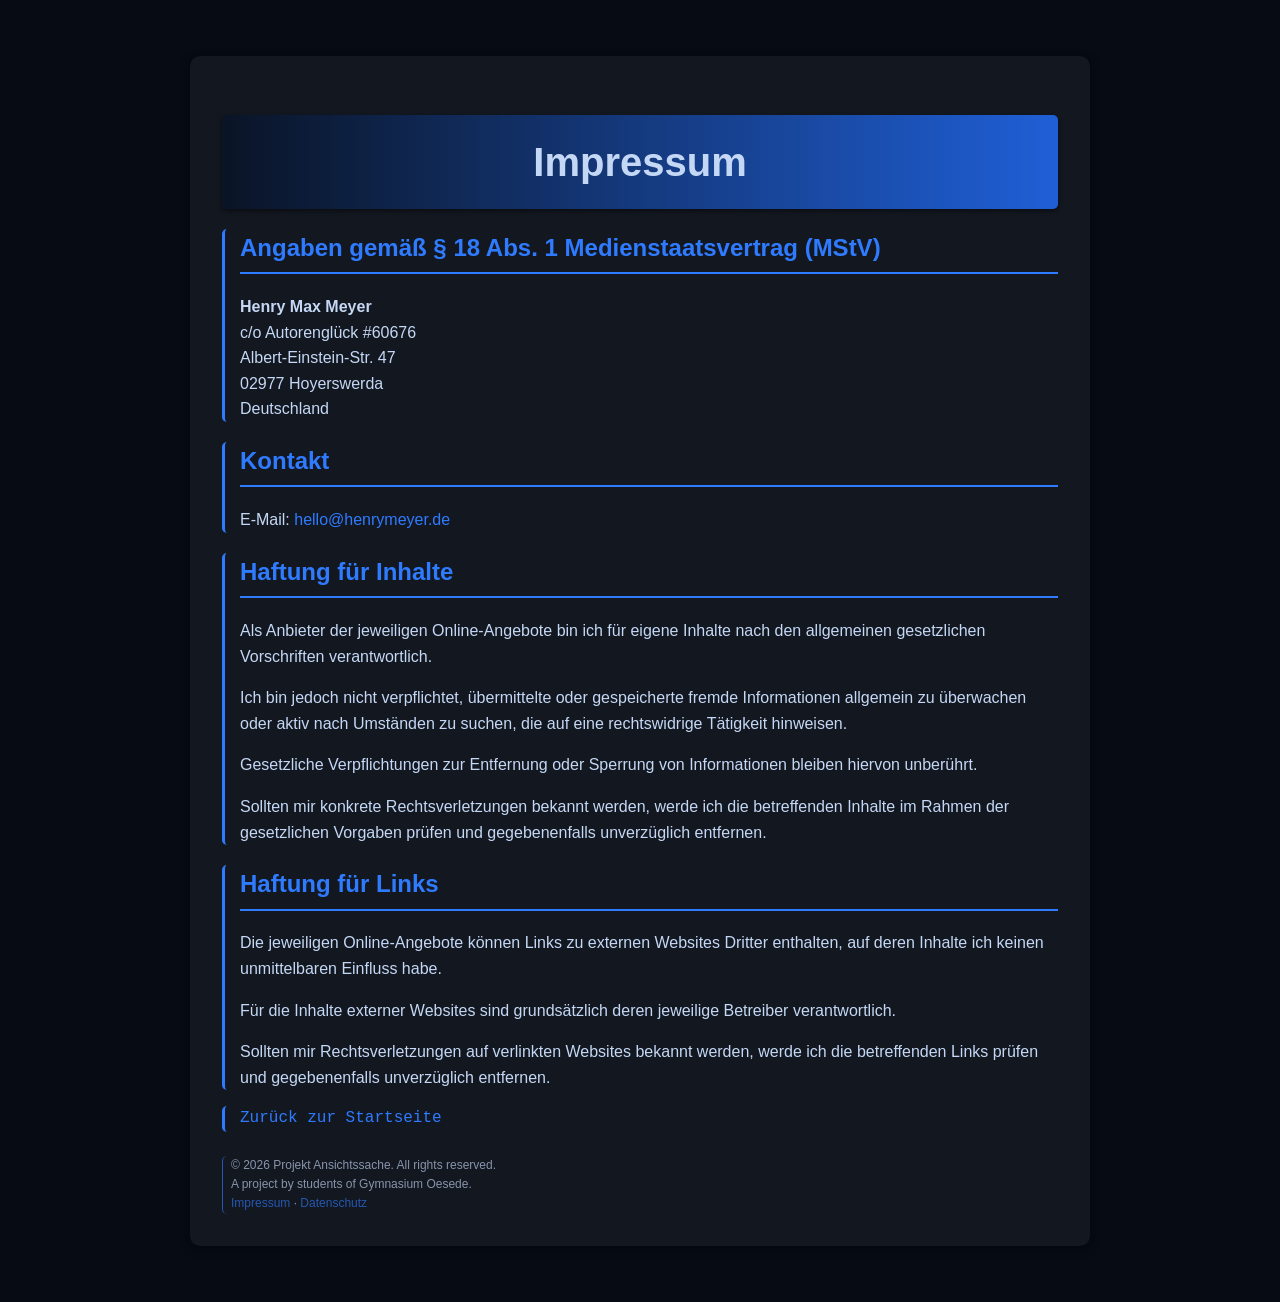
<file: imprint.html>
<!doctype html>
<html lang="de">
  <head>
    <meta charset="utf-8" />
    <meta name="viewport" content="width=device-width, initial-scale=1" />
    <title>Impressum | Projekt Ansichtssache</title>
    <link rel="icon" type="image/x-icon" href="assets/favicon.ico" />
    <link rel="stylesheet" href="styles/main.css" />
  </head>

  <body>
    <main class="legal">
      <h1>Impressum</h1>

      <section>
        <h2>Angaben gemäß § 18 Abs. 1 Medienstaatsvertrag (MStV)</h2>
        <p>
          <strong>Henry Max Meyer</strong><br />
          c/o Autorenglück #60676<br />
          Albert-Einstein-Str. 47<br />
          02977 Hoyerswerda<br />
          Deutschland
        </p>
      </section>

      <section>
        <h2>Kontakt</h2>
        <p>
          E-Mail:
          <a href="mailto:hello@henrymeyer.de">hello@henrymeyer.de</a>
        </p>
      </section>

      <section>
        <h2>Haftung für Inhalte</h2>
        <p>
          Als Anbieter der jeweiligen Online-Angebote bin ich für eigene
          Inhalte nach den allgemeinen gesetzlichen Vorschriften
          verantwortlich.
        </p>
        <p>
          Ich bin jedoch nicht verpflichtet, übermittelte oder gespeicherte
          fremde Informationen allgemein zu überwachen oder aktiv nach
          Umständen zu suchen, die auf eine rechtswidrige Tätigkeit hinweisen.
        </p>
        <p>
          Gesetzliche Verpflichtungen zur Entfernung oder Sperrung von
          Informationen bleiben hiervon unberührt.
        </p>
        <p>
          Sollten mir konkrete Rechtsverletzungen bekannt werden, werde ich die
          betreffenden Inhalte im Rahmen der gesetzlichen Vorgaben prüfen und
          gegebenenfalls unverzüglich entfernen.
        </p>
      </section>

      <section>
        <h2>Haftung für Links</h2>
        <p>
          Die jeweiligen Online-Angebote können Links zu externen Websites
          Dritter enthalten, auf deren Inhalte ich keinen unmittelbaren Einfluss
          habe.
        </p>
        <p>
          Für die Inhalte externer Websites sind grundsätzlich deren jeweilige
          Betreiber verantwortlich.
        </p>
        <p>
          Sollten mir Rechtsverletzungen auf verlinkten Websites bekannt
          werden, werde ich die betreffenden Links prüfen und gegebenenfalls
          unverzüglich entfernen.
        </p>
      </section>

      <p><a href="index.html">Zurück zur Startseite</a></p>

      <footer>
        <p>
          &copy;
          <script>
            document.write(new Date().getFullYear());
          </script>
          Projekt Ansichtssache. All rights reserved.
          <br />
          A project by students of Gymnasium Oesede.
          <br />
          <a href="imprint.html">Impressum</a>
          ·
          <a href="privacy.html">Datenschutz</a>
        </p>
      </footer>
    </main>
  </body>
</html>
</file>
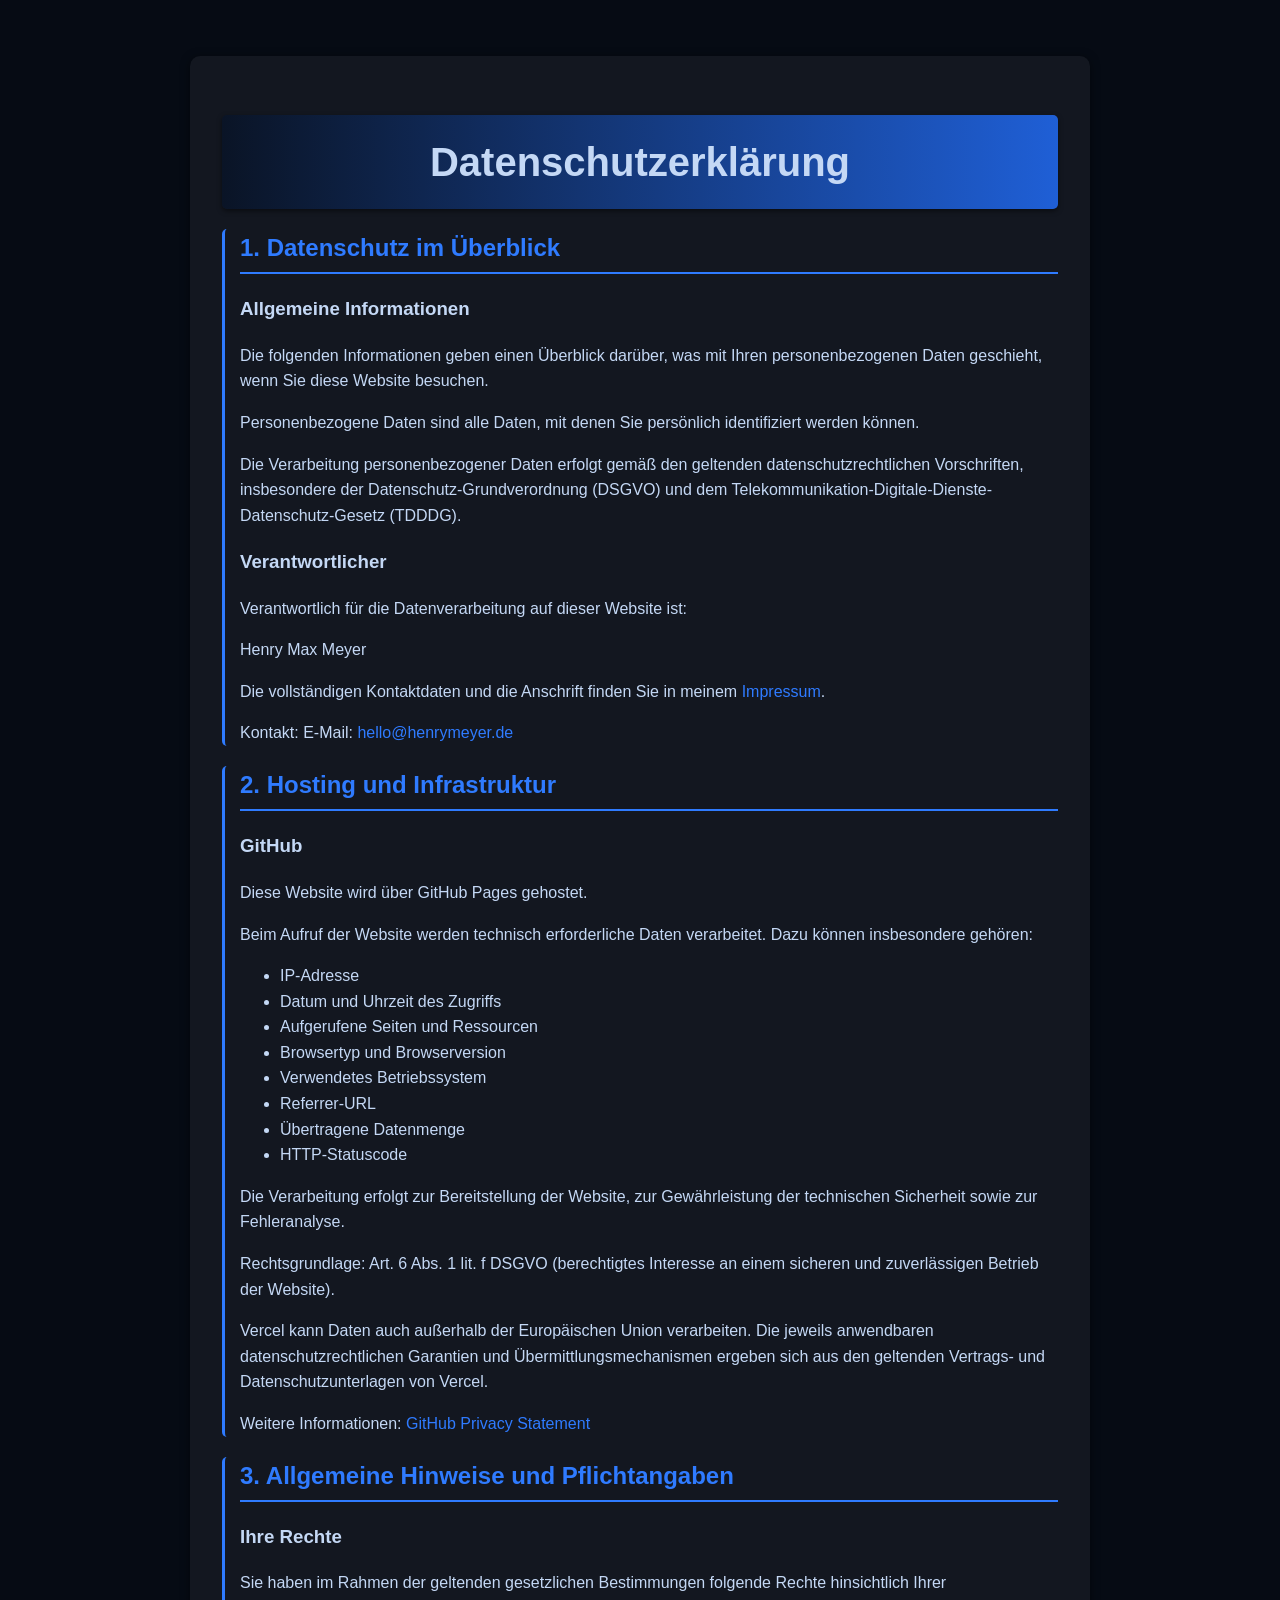
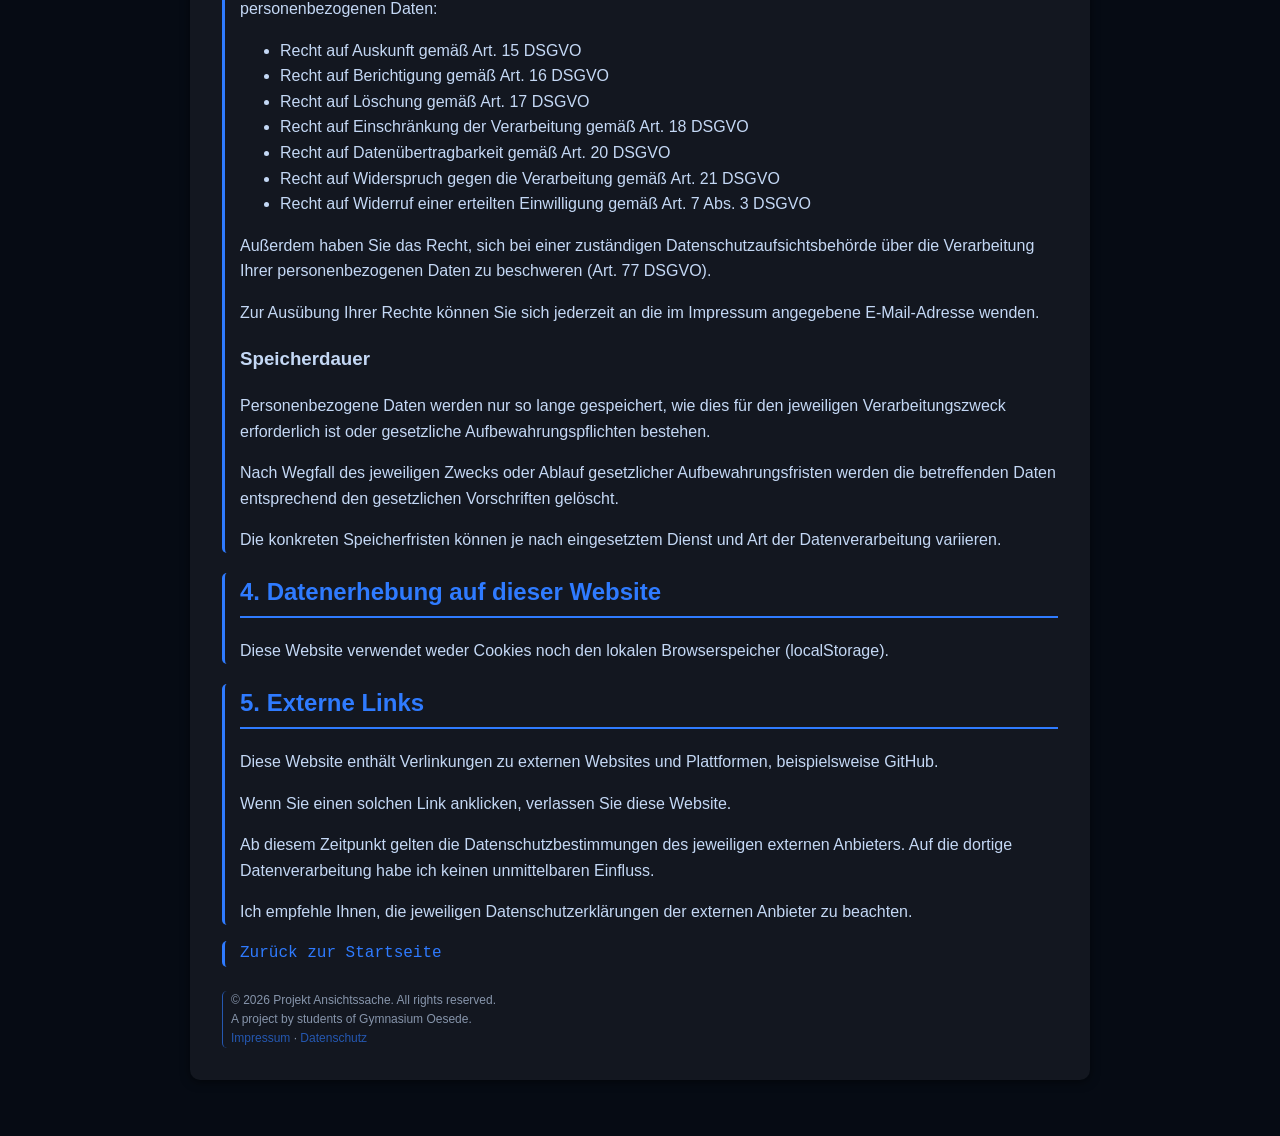
<file: privacy.html>
<!doctype html>
<html lang="de">
  <head>
    <meta charset="utf-8" />
    <meta name="viewport" content="width=device-width, initial-scale=1" />
    <title>Datenschutzerklärung | Projekt Ansichtssache</title>
    <link rel="icon" type="image/x-icon" href="assets/favicon.ico" />
    <link rel="stylesheet" href="styles/main.css" />
  </head>

  <body>
    <main class="legal">
      <h1>Datenschutzerklärung</h1>

      <section>
        <h2>1. Datenschutz im Überblick</h2>
        <h3>Allgemeine Informationen</h3>
        <p>
          Die folgenden Informationen geben einen Überblick darüber, was mit
          Ihren personenbezogenen Daten geschieht, wenn Sie diese Website
          besuchen.
        </p>
        <p>
          Personenbezogene Daten sind alle Daten, mit denen Sie persönlich
          identifiziert werden können.
        </p>
        <p>
          Die Verarbeitung personenbezogener Daten erfolgt gemäß den geltenden
          datenschutzrechtlichen Vorschriften, insbesondere der
          Datenschutz-Grundverordnung (DSGVO) und dem
          Telekommunikation-Digitale-Dienste-Datenschutz-Gesetz (TDDDG).
        </p>

        <h3>Verantwortlicher</h3>
        <p>
          Verantwortlich für die Datenverarbeitung auf dieser Website ist:
        </p>
        <p>
          Henry Max Meyer
        </p>
        <p>
          Die vollständigen Kontaktdaten und die Anschrift finden Sie in meinem
          <a href="imprint.html">Impressum</a>.
        </p>
        <p>
          Kontakt: E-Mail:
          <a href="mailto:hello@henrymeyer.de">hello@henrymeyer.de</a>
        </p>
      </section>

      <section>
        <h2>2. Hosting und Infrastruktur</h2>
        <h3>GitHub</h3>
        <p>Diese Website wird über GitHub Pages gehostet.</p>
        <p>
          Beim Aufruf der Website werden technisch erforderliche Daten
          verarbeitet. Dazu können insbesondere gehören:
        </p>
        <ul>
          <li>IP-Adresse</li>
          <li>Datum und Uhrzeit des Zugriffs</li>
          <li>Aufgerufene Seiten und Ressourcen</li>
          <li>Browsertyp und Browserversion</li>
          <li>Verwendetes Betriebssystem</li>
          <li>Referrer-URL</li>
          <li>Übertragene Datenmenge</li>
          <li>HTTP-Statuscode</li>
        </ul>
        <p>
          Die Verarbeitung erfolgt zur Bereitstellung der Website, zur
          Gewährleistung der technischen Sicherheit sowie zur Fehleranalyse.
        </p>
        <p>
          Rechtsgrundlage: Art. 6 Abs. 1 lit. f DSGVO (berechtigtes Interesse
          an einem sicheren und zuverlässigen Betrieb der Website).
        </p>
        <p>
          Vercel kann Daten auch außerhalb der Europäischen Union verarbeiten.
          Die jeweils anwendbaren datenschutzrechtlichen Garantien und
          Übermittlungsmechanismen ergeben sich aus den geltenden Vertrags- und
          Datenschutzunterlagen von Vercel.
        </p>
        <p>
          Weitere Informationen:
          <a
            href="https://docs.github.com/site-policy/privacy-policies/github-privacy-statement"
            >GitHub Privacy Statement</a
          >
        </p>
      </section>

      <section>
        <h2>3. Allgemeine Hinweise und Pflichtangaben</h2>
        <h3>Ihre Rechte</h3>
        <p>
          Sie haben im Rahmen der geltenden gesetzlichen Bestimmungen folgende
          Rechte hinsichtlich Ihrer personenbezogenen Daten:
        </p>
        <ul>
          <li>Recht auf Auskunft gemäß Art. 15 DSGVO</li>
          <li>Recht auf Berichtigung gemäß Art. 16 DSGVO</li>
          <li>Recht auf Löschung gemäß Art. 17 DSGVO</li>
          <li>Recht auf Einschränkung der Verarbeitung gemäß Art. 18 DSGVO</li>
          <li>Recht auf Datenübertragbarkeit gemäß Art. 20 DSGVO</li>
          <li>Recht auf Widerspruch gegen die Verarbeitung gemäß Art. 21 DSGVO</li>
          <li>
            Recht auf Widerruf einer erteilten Einwilligung gemäß Art. 7 Abs. 3
            DSGVO
          </li>
        </ul>
        <p>
          Außerdem haben Sie das Recht, sich bei einer zuständigen
          Datenschutzaufsichtsbehörde über die Verarbeitung Ihrer
          personenbezogenen Daten zu beschweren (Art. 77 DSGVO).
        </p>
        <p>
          Zur Ausübung Ihrer Rechte können Sie sich jederzeit an die im
          Impressum angegebene E-Mail-Adresse wenden.
        </p>

        <h3>Speicherdauer</h3>
        <p>
          Personenbezogene Daten werden nur so lange gespeichert, wie dies für
          den jeweiligen Verarbeitungszweck erforderlich ist oder gesetzliche
          Aufbewahrungspflichten bestehen.
        </p>
        <p>
          Nach Wegfall des jeweiligen Zwecks oder Ablauf gesetzlicher
          Aufbewahrungsfristen werden die betreffenden Daten entsprechend den
          gesetzlichen Vorschriften gelöscht.
        </p>
        <p>
          Die konkreten Speicherfristen können je nach eingesetztem Dienst und
          Art der Datenverarbeitung variieren.
        </p>
      </section>

      <section>
        <h2>4. Datenerhebung auf dieser Website</h2>
        <p>
          Diese Website verwendet weder Cookies noch den lokalen Browserspeicher
          (localStorage).
        </p>
      </section>

      <section>
        <h2>5. Externe Links</h2>
        <p>
          Diese Website enthält Verlinkungen zu externen Websites und
          Plattformen, beispielsweise GitHub.
        </p>
        <p>Wenn Sie einen solchen Link anklicken, verlassen Sie diese Website.</p>
        <p>
          Ab diesem Zeitpunkt gelten die Datenschutzbestimmungen des jeweiligen
          externen Anbieters. Auf die dortige Datenverarbeitung habe ich keinen
          unmittelbaren Einfluss.
        </p>
        <p>
          Ich empfehle Ihnen, die jeweiligen Datenschutzerklärungen der
          externen Anbieter zu beachten.
        </p>
      </section>

      <p><a href="index.html">Zurück zur Startseite</a></p>

      <footer>
        <p>
          &copy;
          <script>
            document.write(new Date().getFullYear());
          </script>
          Projekt Ansichtssache. All rights reserved.
          <br />
          A project by students of Gymnasium Oesede.
          <br />
          <a href="imprint.html">Impressum</a>
          ·
          <a href="privacy.html">Datenschutz</a>
        </p>
      </footer>
    </main>
  </body>
</html>
</file>
<file: styles/main.css>
html,
body {
  --header-bg: linear-gradient(90deg, #0a1426, var(--hover-bg));
  --accent: #2f7bff;
  --body-fg: #c4d8f5;
  --hover-bg: #1f5fd6;
  --hover-accent: #8ab4ff;
  --styled-border:
    conic-gradient(#060b14 0 0) padding-box,
    linear-gradient(to right, #0a1426 20%, #1f5fd6 80%) border-box;
  margin: 0;
  padding: 0;
  background-color: #060b14;
  color: var(--body-fg);
  font-family: Arial, sans-serif;
  line-height: 1.6;
  padding: 20px;
}

body * {
  box-sizing: border-box;
}

main > p {
  font-family: "Courier New", monospace;
}

a:hover {
  color: var(--hover-accent);
  background-color: var(--hover-bg);
  border-radius: 5px;
  padding: 0 5px;
  transition: 0.3s ease-in-out;
}

main {
  padding: 2em;
  margin: 1em auto;
  max-width: 900px;
  background: rgba(255, 255, 255, 0.05);
  border-radius: 10px;
  box-shadow: 0 2px 10px rgba(0, 0, 0, 0.5);
}

/* Banner */
main .banner {
  color: var(--body-fg);
  text-align: center;
  background: var(--header-bg);
  padding: 4px;
  border-radius: 4px;
  margin-bottom: 20px;
  box-shadow: 0 2px 5px rgba(0, 0, 0, 0.5);
}

main .banner img {
  max-width: 100%;
  height: auto;
  display: block;
  margin: 0 auto;
  border-radius: 4px;
}

/* Paragraphs */
main p {
  padding-left: 15px;
  border-left: 3px solid var(--accent);
  border-radius: 5px;
  margin-bottom: 1em;
}

main p.plain-text {
  padding-left: 0;
  border-left: 0;
  margin: 0;
}

main.legal section p {
  padding-left: 0;
  border-left: 0;
}

main.legal section {
  padding-left: 15px;
  border-left: 3px solid var(--accent);
  border-radius: 5px;
}

footer p {
  padding-left: 8px;
  border-left-width: 1px;
  margin-top: 2em;
  margin-bottom: 0;
  font-size: 0.75rem;
  opacity: 0.65;
}

/* Headings */
h1 {
  font-size: 2.5rem;
  color: var(--body-fg);
  text-align: center;
  background: var(--header-bg);
  padding: 15px;
  border-radius: 5px;
  margin-bottom: 20px;
  box-shadow: 0 2px 5px rgba(0, 0, 0, 0.5);
}

h2 {
  /* margin-top: 2rem; */
  font-size: 1.5rem;
  color: var(--accent);
  border-bottom: 2px solid var(--accent);
  padding-bottom: 5px;
}

/* Links */
a {
  color: var(--accent);
  text-decoration: none;
  transition: all 0.3s ease-in-out;
}

a:hover {
  text-decoration: underline;
  color: var(--accent); /* Ensures the color remains the same */
  background-color: transparent; /* No background change */
}

/* Search */
input {
  font-family: "Courier New", monospace;
  width: 100%;
  color: var(--body-fg);
  font-size: 1.2rem;
  padding: 8px;
  border-width: 1px;
  border-radius: 4px;
  border: 4px solid #0000;
  background: var(--styled-border);
}

input:focus {
  outline-style: none;
}

input::placeholder {
  color: var(--body-fg);
  opacity: 0.8;
}

.search-cntnr {
  font-family: "Ubuntu Mono Regular";
  display: flex;
  flex-direction: column;
  justify-content: center;
  align-items: stretch;
  align-self: center;
}

.search-keyword {
  font-size: 1rem;
  opacity: 0.5;
  line-height: 1.2rem;
  padding-left: 8px;
  font-style: italic;
  -webkit-user-select: none;
  -moz-user-select: none;
  -ms-user-select: none;
  user-select: none;
}

.result-card {
  padding: 0.5rem;
  border: 5px solid #0000;
  background: var(--styled-border);
  border-style: solid;
  border-width: 4px;
  border-radius: 4px;
  margin-top: 1rem;
}

.user-infos {
  display: flex;
  align-items: center;
  justify-content: start;
  gap: 0.5rem;
  width: 100%;
}

.user-avatar {
  border-radius: 50%;
  background-color: var(--hover-bg);
  width: 64px;
  height: 64px;
}

.hidden {
  display: none;
}

/* adjust body padding when using mobile devices */
@media (max-width: 480px) {
  body {
    padding: 0;
  }
}

/* Carbon Ads */
#carbonads {
  padding-top: 20px;
}

#carbonads .carbon-poweredby {
  color: #ffffff;
}

/* Selection */
::-moz-selection {
  color: #fff;
  background: var(--accent);
}
::selection {
  color: #fff;
  background: var(--accent);
}

@media (max-width: 716px) {
  main h2:first-of-type small {
    display: none;
  }
}
</file>
